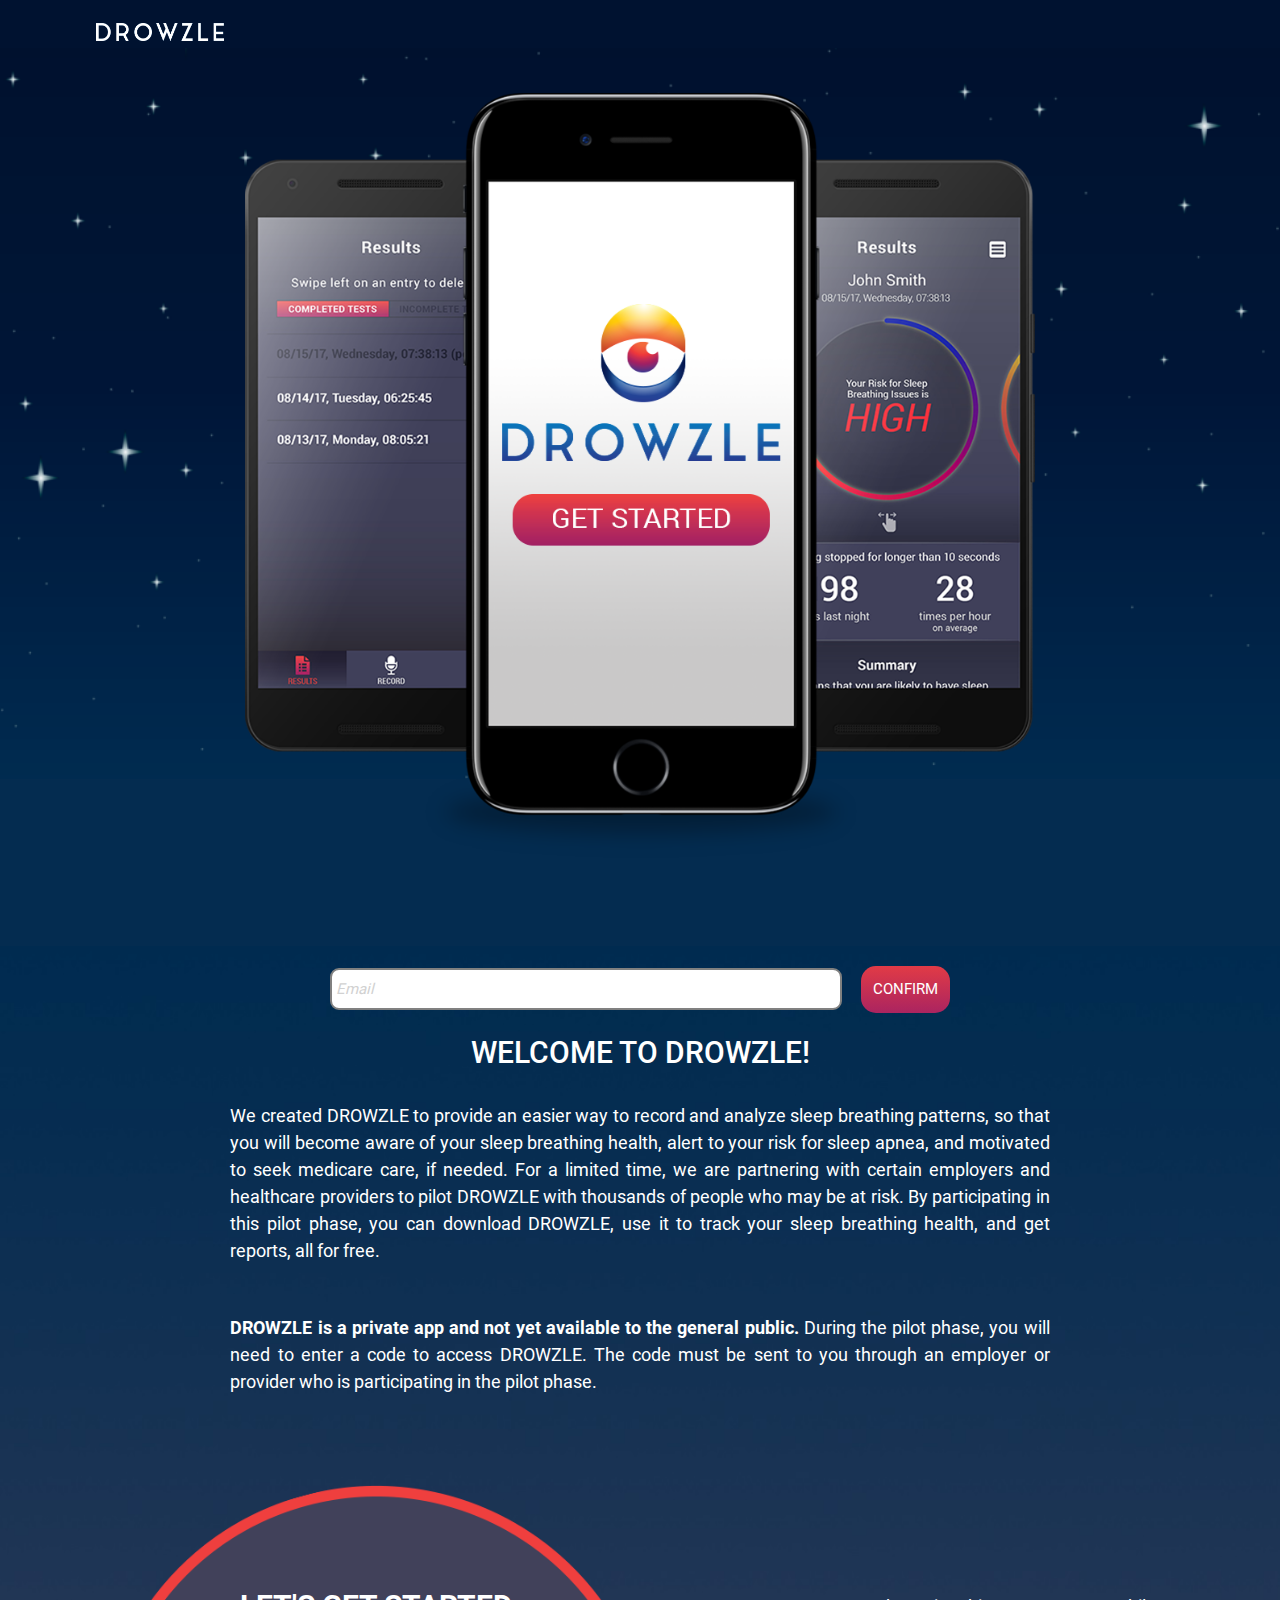
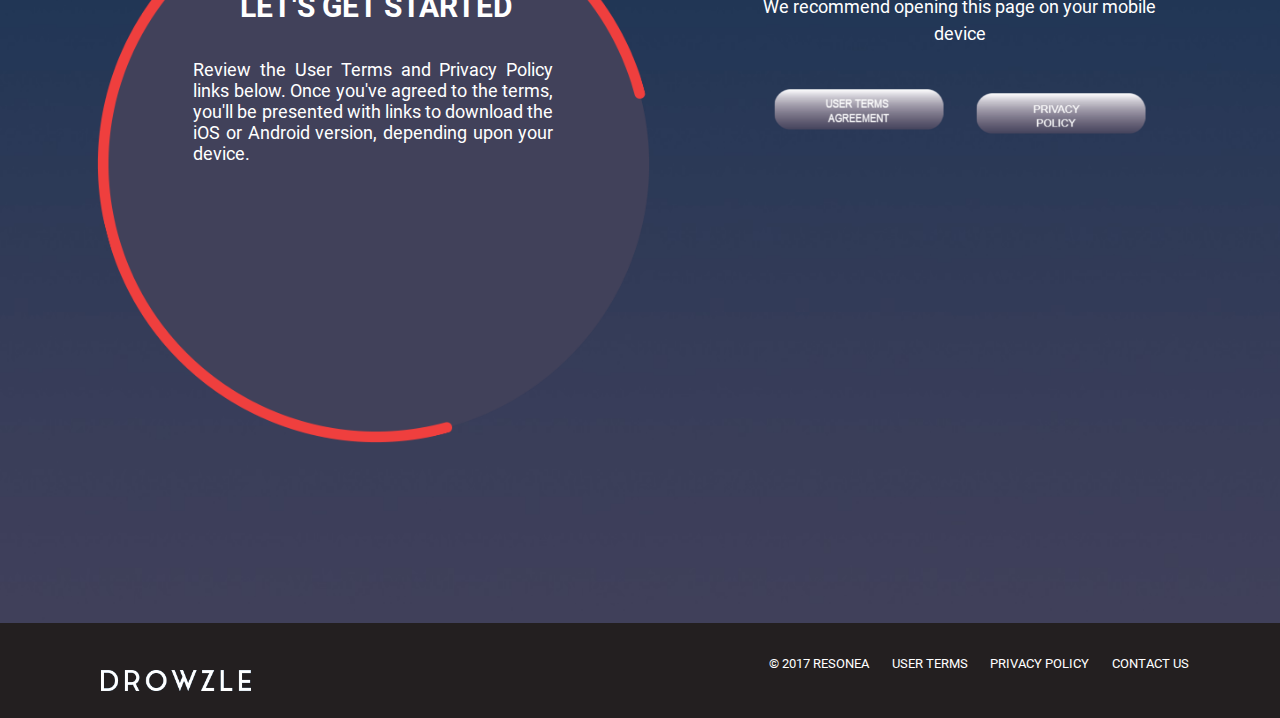
<file: index.html>
<!DOCTYPE html>
<html>
<head>
	<title>Drowzle</title>
	<meta http-equiv="Content-Type" content="text/html; charset=UTF-8"/>
    <meta name="viewport" content="width=device-width, initial-scale=1, maximum-scale=1.0"/>
    <link href="css/materialize.min.css" type="text/css" rel="stylesheet" media="screen,projection"/>
    <link href="css/style.css" type="text/css" rel="stylesheet" media="screen,projection"/>
    <!-- <link href="https://fonts.googleapis.com/css?family=Roboto:300" rel="stylesheet"> -->
    <link rel="stylesheet" type="text/css" href="css/design.css">
    <link rel="apple-touch-icon" sizes="57x57" href="favicons/apple-icon-57x57.png">
	<link rel="apple-touch-icon" sizes="60x60" href="favicons/apple-icon-60x60.png">
	<link rel="apple-touch-icon" sizes="72x72" href="favicons/apple-icon-72x72.png">
	<link rel="apple-touch-icon" sizes="76x76" href="favicons/apple-icon-76x76.png">
	<link rel="apple-touch-icon" sizes="114x114" href="favicons/apple-icon-114x114.png">
	<link rel="apple-touch-icon" sizes="120x120" href="favicons/apple-icon-120x120.png">
	<link rel="apple-touch-icon" sizes="144x144" href="favicons/apple-icon-144x144.png">
	<link rel="apple-touch-icon" sizes="152x152" href="favicons/apple-icon-152x152.png">
	<link rel="apple-touch-icon" sizes="180x180" href="favicons/apple-icon-180x180.png">
	<link rel="icon" type="image/png" sizes="192x192"  href="favicons/android-icon-192x192.png">
	<link rel="icon" type="image/png" sizes="32x32" href="favicons/favicon-32x32.png">
	<link rel="icon" type="image/png" sizes="96x96" href="favicons/favicon-96x96.png">
	<link rel="icon" type="image/png" sizes="16x16" href="favicons/favicon-16x16.png">
	<link rel="manifest" href="/manifest.json">
	<meta name="msapplication-TileColor" content="#ffffff">
	<meta name="msapplication-TileImage" content="/ms-icon-144x144.png">
    <meta name="theme-color" content="#001230" />
</head>
<body onload="onLoad()">
	<header class="header">
		<div class="headerTitle"></div>
	</header>
	<div class="firstSection">
		<div>
			<image src="./images/three_phone.png" class="phoneImg" id="threephoneImg" usemap="#getStartedMap">
			<image src="./images/one_phone.png" class="phoneImgSmall">
			<map name="getStartedMap">
				<!-- <area alt="" title="" href="#" shape="poly" coords="351,507,352,553,635,548,633,508" /> -->
				<!-- <area shape="rect" coords="188,289,392,337" id="getStartMapId"> -->
				<area shape="rect" coords="325,491,662,565" id="getStartMapId"/>
				<!-- <area shape="rect" coords="208,298,374,329" id="getStartMapId"> -->
			</map>
		</div>
		<!-- <div class="arrow">
		</div> -->
	</div>
	<div class="secondSection">
			<div class="col s10 m3 l6 center">
				<image src="./images/get_started.png" class="responsive-img  getStartedBtnSmall">
			</div>


			<div class="emailcont">
				<input class="emailInput" placeholder="Email" type="email">
				<button class="emailConfirmBtn" onclick="submitEmail()">CONFIRM</button>
			</div>

			<div class="textTitle">
				WELCOME TO DROWZLE!
			</div>
			<div class="textContent">
			We created DROWZLE to provide an easier way to record and analyze sleep breathing patterns, so that you will become aware of your sleep breathing health, alert to your risk for sleep apnea, and motivated to seek medicare care, if needed.  For a limited time, we are partnering with certain employers and healthcare providers to pilot DROWZLE with thousands of people who may be at risk. By participating in this pilot phase, you can download DROWZLE, use it to track your sleep breathing health, and get reports, all for free.
			</div>
			<br>
			<div class="textContent">
				<b>DROWZLE is a private app and not yet available to the general public.</b> During the pilot phase, you will need to enter a code to access DROWZLE.  The code must be sent to you through an employer or provider who is participating in the pilot phase.
			</div>

			<div class="row circleParent">
				<div class="col s12 m7">
					<div class="circleImage">
						<p class="circleTitle">&nbsp;LET'S GET STARTED</p>
						<p class="circleContent">Review the User Terms and Privacy Policy links below. Once you've agreed to the terms, you'll be presented with links to download the iOS or Android version, depending upon your device.</p>
					</div>
				</div>
				<div class="col s12 m4 buttonPlaceholder">
					<p class="buttonText">We recommend opening this page on your mobile device</p>
					<div class="row">
						<div class="col s6 m12 l6 center" style="height:10vh">
							<a href="http://resonea.com/service-terms-agreement/" target="_self">
								<div class="agreementImg"></div>
							</a>
						</div>
						<div class="col s6 m12 l6 center" style="height:10vh">
							<a href="http://resonea.com/privacy-policy/" target="_self">
								<div class="privacyImg"></div>
							</a>
						</div>
					</div>
				</div>
				<div class="col s12 consentSection" name="consent">
					<input type="checkbox" class="filled-in" id="consentCheck"/>
      				<label for="consentCheck">I have reviewed and accept User Terms and Privacy Policy</label>
				</div>
				<div class="row s12 downloadSection">
					<div class="col s6" style="height:10vh">
						<div class="androidDownload"></div>
					</div>
					<div class="col s6" style="height:10vh">
						<div class="iosDownload"></div>
					</div>
				</div>
			</div>
	</div>
	<footer class="page-footer row inline">
		<div class="col s12 m7 l7">
			<div class="footerTitle"></div>
		</div>
		<div class="col s12 m5 l5 footerElements">
			<p class="col s12 smallText">© 2017 RESONEA</p>
			<a href="http://resonea.com/service-terms-agreement/" target="_self"><p class="col s12 smallText">USER TERMS</p></a>
			<a href="http://resonea.com/privacy-policy/" target="_self"><p class="col s12 smallText">PRIVACY POLICY</p></a>
			<a href="http://resonea.com/contact/" target="_self"><p class="col s12 smallText">CONTACT US</p></a>
		</div>
   </footer>
	<!-- scripts -->
	<script src="js/jquery-2.1.1.min.js"></script>
  	<script src="js/materialize.min.js"></script>
  	<script src="js/imageMapResizer.min.js"></script>
  	<script src="js/jquery.rwdImageMaps.min.js"></script>
  	<script src="js/main.js"></script>
</body>
</html>
</file>
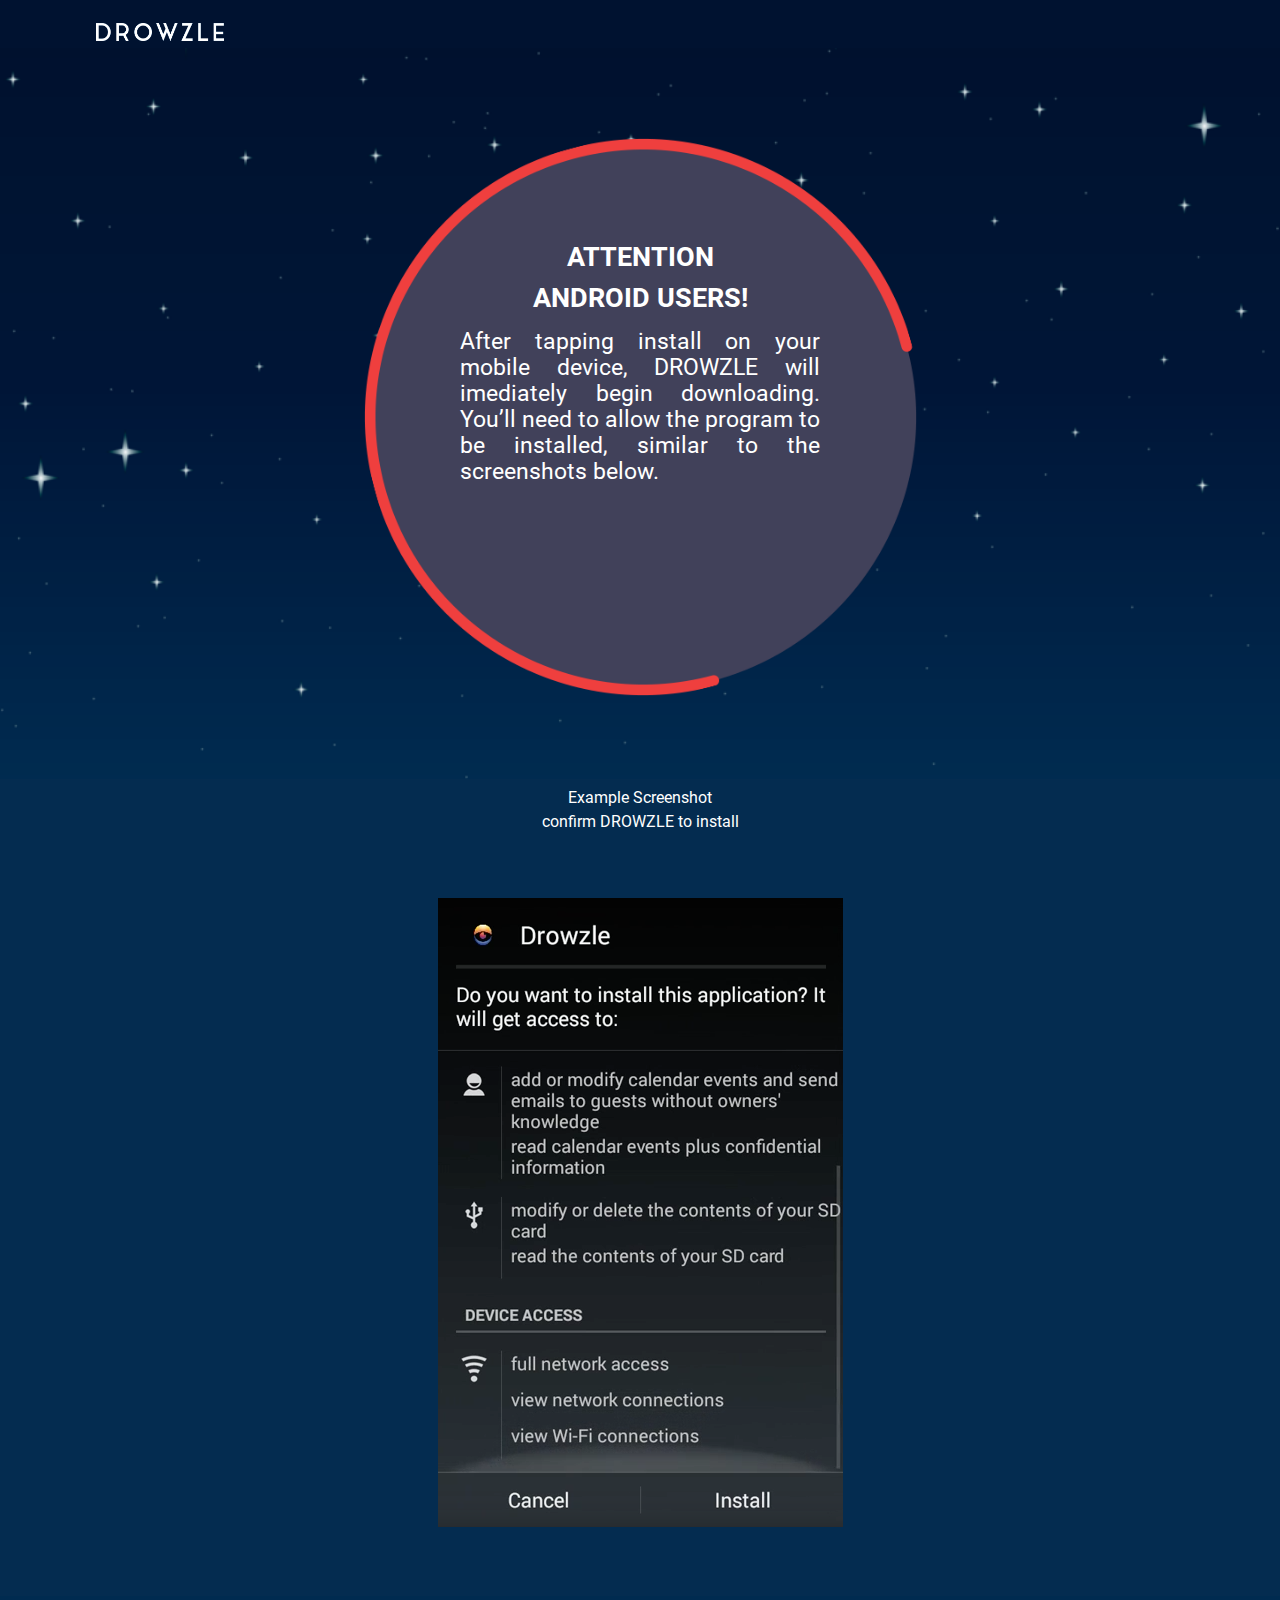
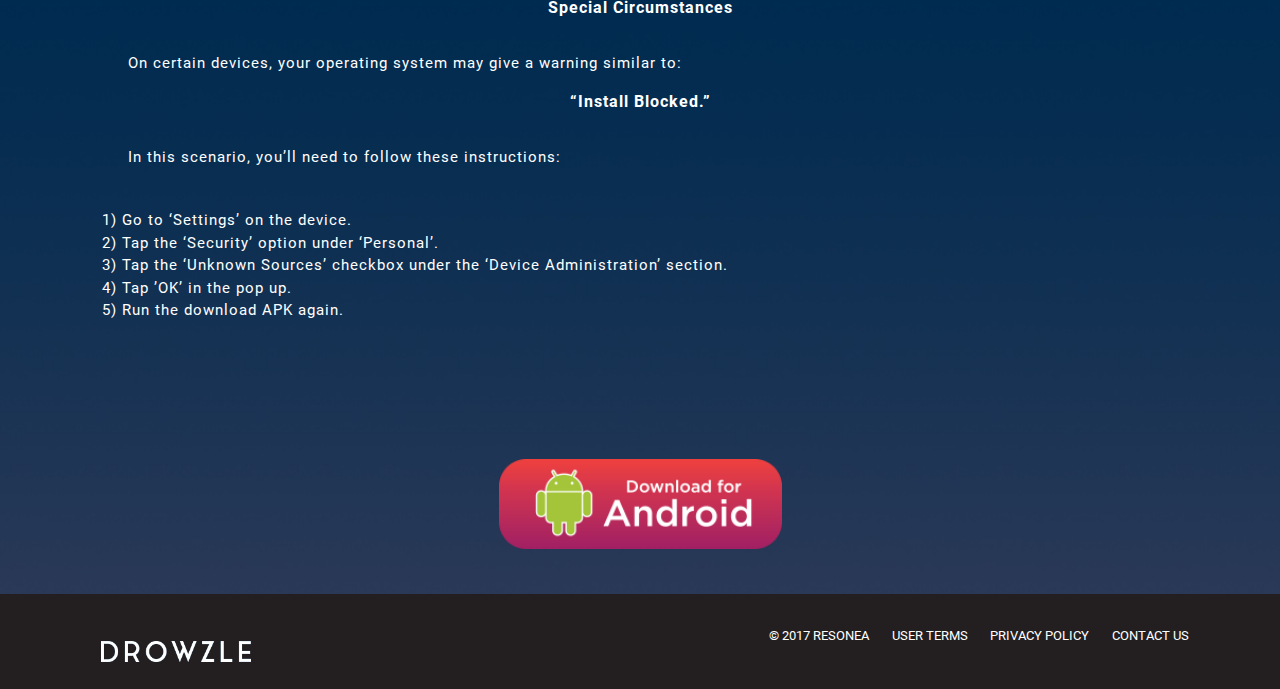
<file: android.html>
<!DOCTYPE html>
<html>
<head>
	<title>Drowzle</title>
	<meta http-equiv="Content-Type" content="text/html; charset=UTF-8"/>
    <meta name="viewport" content="width=device-width, initial-scale=1, maximum-scale=1.0"/>
    <link href="css/materialize.min.css" type="text/css" rel="stylesheet" media="screen,projection"/>
    <link href="css/style.css" type="text/css" rel="stylesheet" media="screen,projection"/>
    <!-- <link href="https://fonts.googleapis.com/css?family=Roboto:300" rel="stylesheet"> -->
    <link rel="stylesheet" type="text/css" href="css/design.css">
    <meta name="theme-color" content="#001230" />
</head>
<body onload="androidLoad()">
	<header class="header">
		<div class="headerTitle"></div>
	</header>
	<div id="androidModal" class="modal mobileModal">
		<div class="modal-content">
			Depending upon your connection, the download may take up to a minute or more. Please check the downloads folder on your phone or scroll down notification bar and tap on the APK file for installation.
		</div>
		<div class="modal-footer">
      		<a href="https://na01ws.apperian.com/downloads/install/applications/74981/no_auth/?capp=N4RboXhzwrta0L9ejC6x9w" style="border-radius: 0px;border-right: 1px solid #f44336;" class="modal-action modal-close waves-effect waves-green btn-flat">INSTALL</a>
      		<a href="#!"  style="border-radius: 0px;border-left: 1px solid #f44336;" class="modal-action modal-close waves-effect waves-green btn-flat">Close</a>
    	</div>
	</div>
	<div class="firstSection fsMobile">
			<div class="row circleParent">
				<div class="col s12 m12">
					<div class="circleImage ciAndroid">
						<p class="circleTitle ctMobile">ATTENTION</br>ANDROID USERS!</p>
						<p class="circleContent ccMobile">After tapping install on your mobile device, DROWZLE will imediately begin downloading. You’ll need to allow the program to be installed, similar to the screenshots below. </p>
					</div>
				</div>
			</div>
			<div class="col s12 center flowText1">
			Example Screenshot</br>
			confirm DROWZLE to install
			</div>
			<image src="./images/android_screen.png" class="responsive-img androidScreen1">
	</div>
	<div class="secondSection">
			<div class="col s10 center">
				<p class="textStrong">Special Circumstances</p>
				<p class="textThin">On certain devices, your operating system may give a warning similar to:</p>
				<p class="textStrong" style="margin-top: 1em;">“Install Blocked.”</p>
				<p class="textThin">In this scenario, you’ll need to follow these instructions:</p>
				<p class="textThinContent">
					1) Go to ‘Settings’ on the device.</br>
				   	2) Tap the ‘Security’ option under ‘Personal’.</br>
					3) Tap the ‘Unknown Sources’ checkbox under the ‘Device Administration’ section.</br>
					4) Tap ’OK’ in the pop up.</br>
					5) Run the download APK again.</br>
				</p>
				<div class="col s6" style="height:10vh;margin-top: 1.5em;">
					<!-- <a href="https://na01ws.apperian.com/downloads/install/applications/74981/no_auth/?capp=N4RboXhzwrta0L9ejC6x9w"> -->
					<div class="androidDownload" onclick="androidDownloadFn()"></div>
					<!-- </a> -->
				</div>
				</br></br>
			</div>
	</div>
	<footer class="page-footer row inline">
		<div class="col s12 m7 l7">
			<div class="footerTitle"></div>
		</div>
		<div class="col s12 m5 l5 footerElements">
			<p class="col s12 smallText">© 2017 RESONEA</p>
			<a href="http://resonea.com/service-terms-agreement/" target="_blank"><p class="col s12 smallText">USER TERMS</p></a>
			<a href="http://resonea.com/privacy-policy/" target="_blank"><p class="col s12 smallText">PRIVACY POLICY</p></a>
			<a href="http://resonea.com/contact/" target="_blank"><p class="col s12 smallText">CONTACT US</p></a>
		</div>
   </footer>
	<!-- scripts -->
	<script src="js/jquery-2.1.1.min.js"></script>
  	<script src="js/materialize.min.js"></script>
  	<script src="js/main.js"></script>
</body>
</html>
</file>
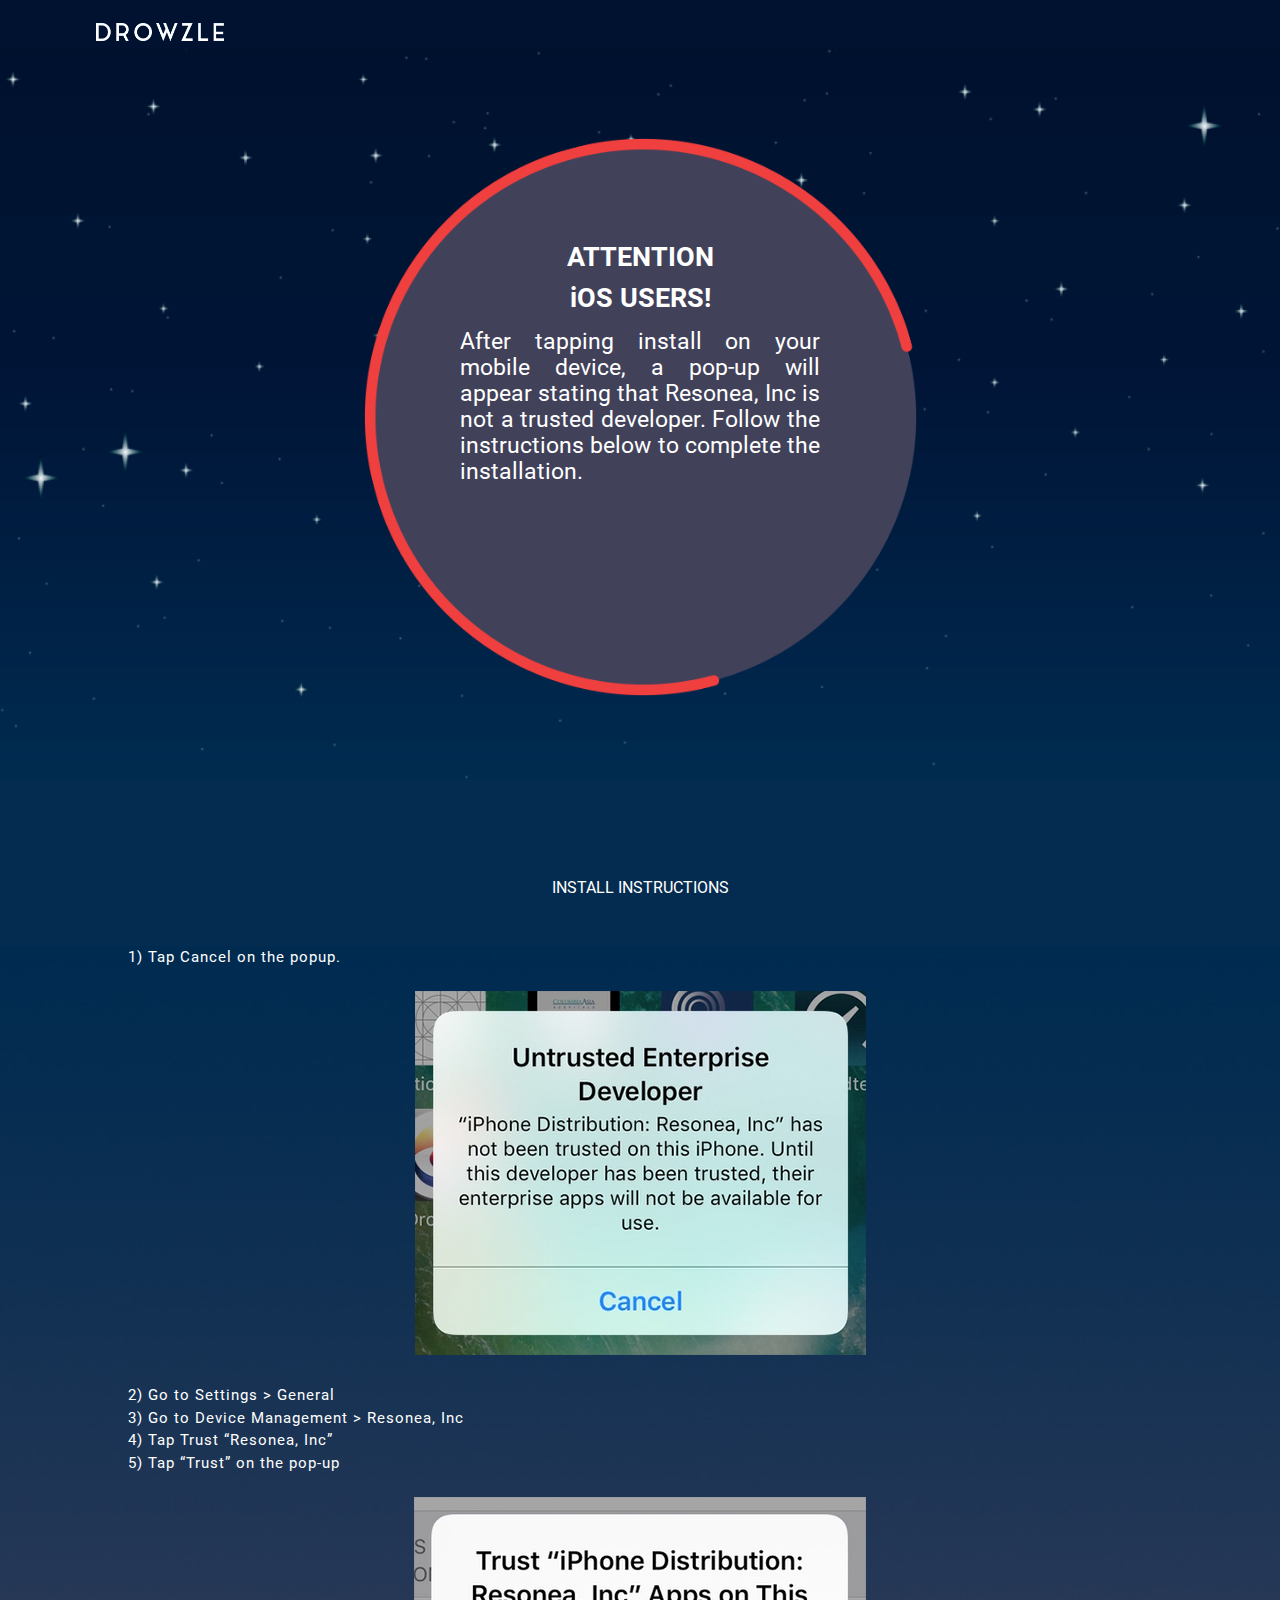
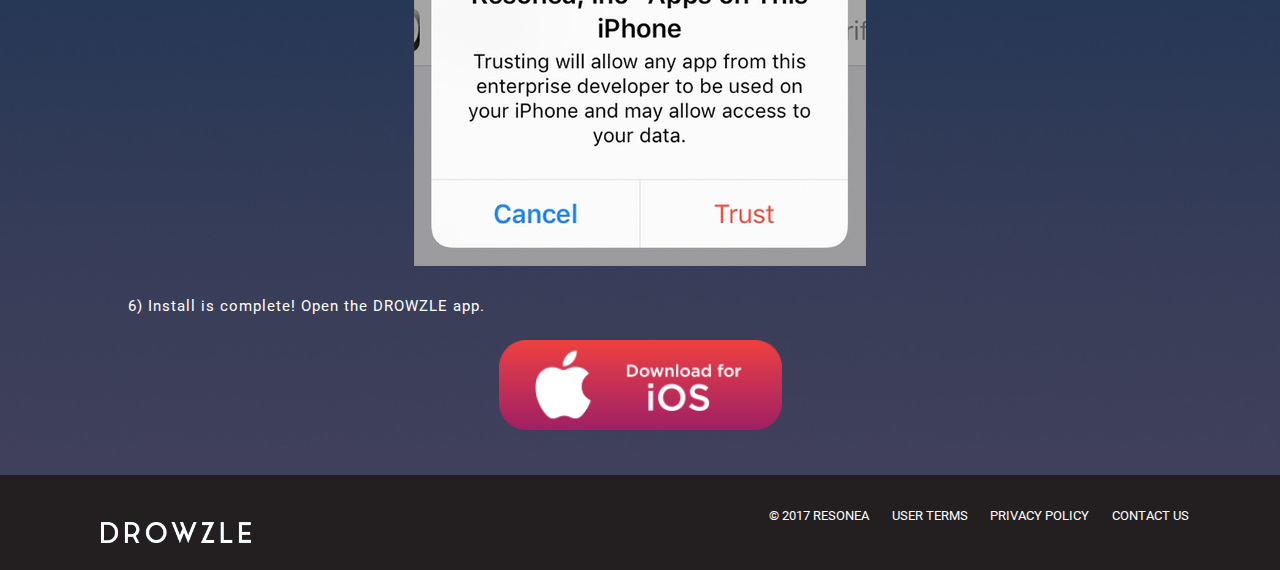
<file: ios.html>
<!DOCTYPE html>
<html>
<head>
	<title>Drowzle</title>
	<meta http-equiv="Content-Type" content="text/html; charset=UTF-8"/>
    <meta name="viewport" content="width=device-width, initial-scale=1, maximum-scale=1.0"/>
    <link href="css/materialize.min.css" type="text/css" rel="stylesheet" media="screen,projection"/>
    <link href="css/style.css" type="text/css" rel="stylesheet" media="screen,projection"/>
    <!-- <link href="https://fonts.googleapis.com/css?family=Roboto:300" rel="stylesheet"> -->
    <link rel="stylesheet" type="text/css" href="css/design.css">
    <meta name="theme-color" content="#001230" />
</head>
<body onload="iosLoad()">
	<header class="header">
		<div class="headerTitle"></div>
	</header>
	<div id="iosModal" class="modal mobileModal">
		<div class="modal-content">
			Depending upon your connection, the download may take up to a minute or more. Please check the home screen on your phone for the DROWZLE installation status
		</div>
		<div class="modal-footer">
      		<a href="itms-services://?action=download-manifest&url=https%3A%2F%2Fna01ws.apperian.com%2Fdownloads%2Finstall%2Fapplications%2F74984%2Fno_auth%2F%3Fcapp%3DbaWEm-uDz_3Y-dPW2U1tgw" class="modal-action modal-close waves-effect waves-green btn-flat" style="border-radius: 0px;border-right: 1px solid #f44336;">Install</a>
      		<a href="#!" style="border-radius: 0px;border-left: 1px solid #f44336;" class="modal-action modal-close waves-effect waves-green btn-flat">Close</a>
    	</div>
	</div>
	<div class="firstSection">
			<div class="row circleParent">
				<div class="col s12 m12">
					<div class="circleImage">
						<p class="circleTitle ctMobile">ATTENTION<br>iOS USERS!</p>
						<p class="circleContent ccMobile">After tapping install on your mobile device, a pop-up will appear stating that Resonea, Inc is not a trusted developer. Follow the instructions below to complete the installation. </p>
					</div>
				</div>
			</div>
			<div class="col s12 flowText1" style="font-weight: 400;">
			INSTALL INSTRUCTIONS</br>
			</div>
	</div>
	<div class="secondSection">
		<div class="col s10">
			<p class="textThin" style="margin-bottom: 1.5em;">1) Tap Cancel on the popup.</p>
			<div class="col s10 center"><image src="./images/ios_screen1.png" class="responsive-img iosScreen1" width="80%"></div>
			<p  class="textThin" style="margin-top: 1.5em;">2) Go to Settings > General </p>
			<p  class="textThin">3) Go to Device Management > Resonea, Inc</p>
			<p  class="textThin">4) Tap Trust “Resonea, Inc” </p>
			<p  class="textThin" style="margin-bottom: 1.5em;">5) Tap “Trust” on the pop-up</p>
			<div class="col s10 center"><image src="./images/ios_screen2.png" class="responsive-img iosScreen2" width="80%"></div>
			<p  class="textThin" style="margin-top: 1.5em;">6) Install is complete! Open the DROWZLE app.</p>
			<div class="col s6" style="height:10vh;margin-top: 1.5em;">
				<!-- <a href="itms-services://?action=download-manifest&url=https%3A%2F%2Fna01ws.apperian.com%2Fdownloads%2Finstall%2Fapplications%2F74984%2Fno_auth%2F%3Fcapp%3DbaWEm-uDz_3Y-dPW2U1tgw"> -->
					<div class="iosDownload" onclick="iosDownloadFn()"></div>
				<!-- </a> -->
			</div>
			</br></br>
		</div>
	</div>
	<footer class="page-footer row inline">
		<div class="col s12 m7 l7">
			<div class="footerTitle"></div>
		</div>
		<div class="col s12 m5 l5 footerElements">
			<p class="col s12 smallText">© 2017 RESONEA</p>
			<a href="http://resonea.com/service-terms-agreement/" target="_blank"><p class="col s12 smallText">USER TERMS</p></a>
			<a href="http://resonea.com/privacy-policy/" target="_blank"><p class="col s12 smallText">PRIVACY POLICY</p></a>
			<a href="http://resonea.com/contact/" target="_blank"><p class="col s12 smallText">CONTACT US</p></a>
		</div>
   </footer>
	<!-- scripts -->
	<script src="js/jquery-2.1.1.min.js"></script>
  	<script src="js/materialize.min.js"></script>
  	<script src="js/main.js"></script>
</body>
</html>
</file>
<file: css/design.css>
a{
	color: #ffffff;
}

img.responsive-img{
	max-height: 80vh;
}

area {
    display: inline;
    cursor: pointer;
}

.header{
	background-color: #001230;
	/*padding:2%;*/
	height: 3em;
	color:white;
	font-size:medium;
}

.headerTitle{
	height: 4em;
	width: 8em;
	margin-left:6em;
	background: url('../images/logo_big.png') no-repeat center;
	background-size: contain;
}

.firstSection{
	height: 100vh;
	background:url('../images/background1Big.png') center top;
	background-repeat: repeat-x;
	background-size: contain;
	background-color: #042c50;
	text-align: center;
	margin-bottom: -2px;
}

.getStartedBtnSmall{
	margin-top: 10vh;
	display: none;
	cursor: pointer;
}

.fsMobile{
	height: 100%;
	margin-bottom: -2px;
}

.androidScreen1{
	margin: 5% auto 5% auto;
    width: auto;
}

.emailcont{
    text-align: center;
    padding-top: 20px;
}

.emailInput{
    width: 60% !important;
    max-width: 500px;
    margin:auto;
    background: white !important;
    border-radius: 9px !important;
    border: 2px solid gray !important;
    font-style: italic;
    -webkit-box-sizing: border-box; /* Safari/Chrome, other WebKit */
    -moz-box-sizing: border-box;    /* Firefox, other Gecko */
    box-sizing: border-box;
    padding:4px !important;
    height: 2em !important;
    max-height: 60px !important;
}

.emailConfirmBtn{
    background: linear-gradient(#e13b46,#ab2460);
    padding: 12px;
    border-radius: 15px;
    margin-left: 15px;
    border: none;
    color: white;
}

.textStrong{
	margin-top: 0;
    text-align: center;
    font-size: medium;
    color: white;
    letter-spacing: 1px;
    font-weight: bolder;
    margin-bottom: 2em;
}

.textThin{
	width: 80%;
    margin: auto;
    text-align: left;
    color: #ffffff;
    font-weight: 400;
    letter-spacing: 1px;
}

.textThinContent{
	color: #ffffff;
    margin-bottom: 0;
    padding: 2% 5% 9% 8%;
    text-align: left;
    font-weight: 400;
    letter-spacing: 1px;
}

.phoneImg{
	margin-top: 5vh;
	height: 90vh;
}

.phoneImgSmall{
	margin-top: 5vh;
	display: none;
}

.secondSection{
	/*height: 100vh;*/
	background:url('../images/background2.jpg');
	background-size: cover;
}

.textTitle{
	color: white;
    font-size: 2em;
    text-align: center;
    font-weight: 500;
}

.textContent{
	width: 64vw;
    text-align: justify;
    margin: auto;
    color: #ffffff;
    font-size: large;
    margin-top: 3vh;
    font-weight: 400;
    font-family: 'Roboto';
}

.circleImage{
	background: url(../images/roundContainer.png) no-repeat center;
    background-size: contain;
    /*height: 56vh;*/
    height: 62vh;
    width: 100%;
    margin-top: 10vh;
    /* margin-left: 10vh; */
    margin-bottom: 20vh;
}

.circleParent.row {
	margin-bottom: 0px;
}

.ciAndroid{
	margin-bottom: 10vh !important;
}

.flowText1{
	color:#ffffff;
	font-size: medium;
}

.circleTitle{
	padding-top: 11vh;
    text-align: center;
    color: #fff;
    font-size: large;
    font-weight: bolder;
    /* letter-spacing: 1px; */
}

.ctMobile{
	font-size: 1.8em !important;
	margin-bottom: 10px;
}

.circleContent{
	color: #ffffff;
    width: 40vh;
    text-align: justify;
    margin: auto;
    font-size: larger;
    font-weight: 400;
    line-height: normal;
}

.ccMobile{
	font-size: 2.5vh !important;
}

.buttonPlaceholder{
	margin-top: 20vh;
	/*margin-left:10vh;*/
}


.buttonText{
	text-align: center;
	font-size:larger;
	color:#ffffff;
}

.privacyImg{
	margin:auto;
	height: 100%;
    width: 95%;
    background: url(../images/privacy.png);
    background-size: contain;
    background-repeat: no-repeat;
    background-position: center;
}

.agreementImg{
	margin:auto;
	height: 100%;
    width: 95%;
    background: url(../images/useragreement.png);
    background-size: contain;
    background-repeat: no-repeat;
    background-position: center;
}

.smallText{
	font-size:smaller;
	text-align: center;
	width:fit-content !important;
}

.page-footer{
	/*padding-top:2em;*/
	/*padding-bottom: 2em;*/
	background-color: #231F20;
}

.footerElements{
	/*height: 4em;*/
    vertical-align: middle;
    /*line-height: 2em;*/
}

.footerTitle{
	height: 5em;
    width: 10em;
	margin-left:6em;
	background: url('../images/logo_big.png') no-repeat center;
	background-size: contain;

}


.page-footer.row{
	margin-bottom: 0px;
}

/*scroll down*/
.arrow {
  position: absolute;
  cursor: pointer;
  display: none;
  bottom: 5%;
  left: 50%;
  margin-left:-20px;
  width: 40px;
  height: 40px;
  background-image: url([data-uri]);
  background-size: contain;
}

.modal-overlay{
    background: #9e9e9e;
}

.mobileModal{
    top: 30% !important;
    background-image: url('../images/background1Big.png');
    background-repeat: repeat-x;
    background-size: contain;
    text-align: center;
    margin-bottom: -2px;
    color: white;
    letter-spacing: 0.5px;
    /* height: 40vh; */
    font-size: medium;
    background-color: #002549;
}

.modal .modal-footer{
    text-align: center;
    display: inline-flex;
    background: #002549;
    border-top: 3px solid #f44336;
}

.modal a{
    width:50%;
    color: white;
    background: #002549;
}

.consentSection{
	text-align: center;
	margin: 5% 0% 5% 0%;
	display: none;
}

.downloadSection{
	margin-bottom: 10%;
	display: none;
}

.androidDownload{
	margin:auto;
	height: 100%;
    width: 95%;
	background: url(../images/android_download.png);
    background-size: contain;
    background-repeat: no-repeat;
    background-position: center;
}

.iosScreen1{
    width: auto;
}

.iosScreen2{
    width: auto;
}

.iosDownload{
	margin:auto;
	height: 100%;
    width: 95%;
	background: url(../images/ios_download.png);
    background-size: contain;
    background-repeat: no-repeat;
    background-position: center;
}

[type="checkbox"].filled-in:checked+label:after {
    top: 0;
    width: 20px;
    height: 20px;
    border: 2px solid #f44336;
    background-color: #f44336;
    z-index: 0;
}

[type="checkbox"].filled-in:not(:checked)+label:after {
    height: 20px;
    width: 20px;
    background-color: #f5f5f5;
    border: 2px solid #f44336;
    top: 0px;
    z-index: 0;
}

label{
	color:#ffffff;
}

.flowText1{
	color: #ffffff;
}
/*end*/

@media only screen and (max-width: 350px) {
	.circleContent{
    	font-size: smaller !important;
    	margin-top: 1em;
    }
}

/*@media only screen and (max-width: 760px) {
	.circleContent{
    	font-size: large;
    	width: 30vh;
    	/*margin-top: 1em;*/
/*    }
}*/
@media only screen and (max-height:520px) and (min-height:503px) and (orientation: landscape){
    .circleContent{
        font-size: medium;
    }

    .circleTitle{
        font-size: large;
    }

    .privacyImg {
       margin: 2% auto;
    }
}

@media only screen and (max-height:503px) and (orientation: landscape){
    .circleContent{
        font-size: small;
    }

    .circleTitle{
        font-size: medium;
    }

    .privacyImg {
        margin: 2% auto;
    }
}

@media only screen and (max-height:380px) and (orientation: landscape){
    .circleContent{
        font-size: 60%;
    }

    .circleTitle{
        font-size: small;
    }

    .privacyImg {
       margin: 2% auto;
    }
}

@media only screen and (min-height:499px) and (orientation: landscape){
    /*.circleTitle{
        font-size: 1em !important;
    }*/

    .circleContent{
        font-size: larger;
    }

    .circleTitle{
        font-size: 2em;
    }

    .privacyImg{
        margin: 2% auto;
    }

    .phoneImg{
        height: 85vh;
    }
}

@media only screen and (max-height:500px) and (orientation: landscape){
    .phoneImg{
        height: 75vh;
    }
}

@media only screen and (max-height:300px) and (orientation: landscape){
    .phoneImg{
        height: 65vh;
    }
}


@media only screen and (max-width: 601px) and (orientation: portrait) {

	.headerTitle{
		margin:auto;
	}

	.phoneImg{
		display: none;
	}

	.phoneImgSmall{
		display: inline;
	}

	.footerTitle{
		margin:auto;
	}

	.smallText{
		width:100% !important;
	}

	.buttonPlaceholder {
     	margin-top: 0;
    }

    .textContent{
    	width: 90vw;
    	font-size: 1.2em;
    }

    .textTitle{
    	font-size: 1.5em;
    }

    .circleTitle{
        font-size: large;
    	/*width: 70vw;*/
    	/*margin: auto;*/
    }

    .circleContent{
    	font-size: large;
    	margin-top: 1em;
    }

    .circleImage{
    	height:60vh;
    }

    .firstSection{
    	height: none;
    }

    .textTitle{
    	padding-top: 10vh;
    }

    img.responsive-img{
		max-height: 105vh;
	}

	.arrow{
		display: none !important;
	}

	.phoneImgSmall{
		height: 105vh !important;
	}

	.getStartedBtnSmall{
		display: inline;
	}
}
</file>
<file: css/style.css>
/* Custom Stylesheet */
/**
 * Use this file to override Materialize files so you can update
 * the core Materialize files in the future
 *
 * Made By MaterializeCSS.com
 */

.icon-block {
  padding: 0 15px;
}
.icon-block .material-icons {
	font-size: inherit;
}
</file>
